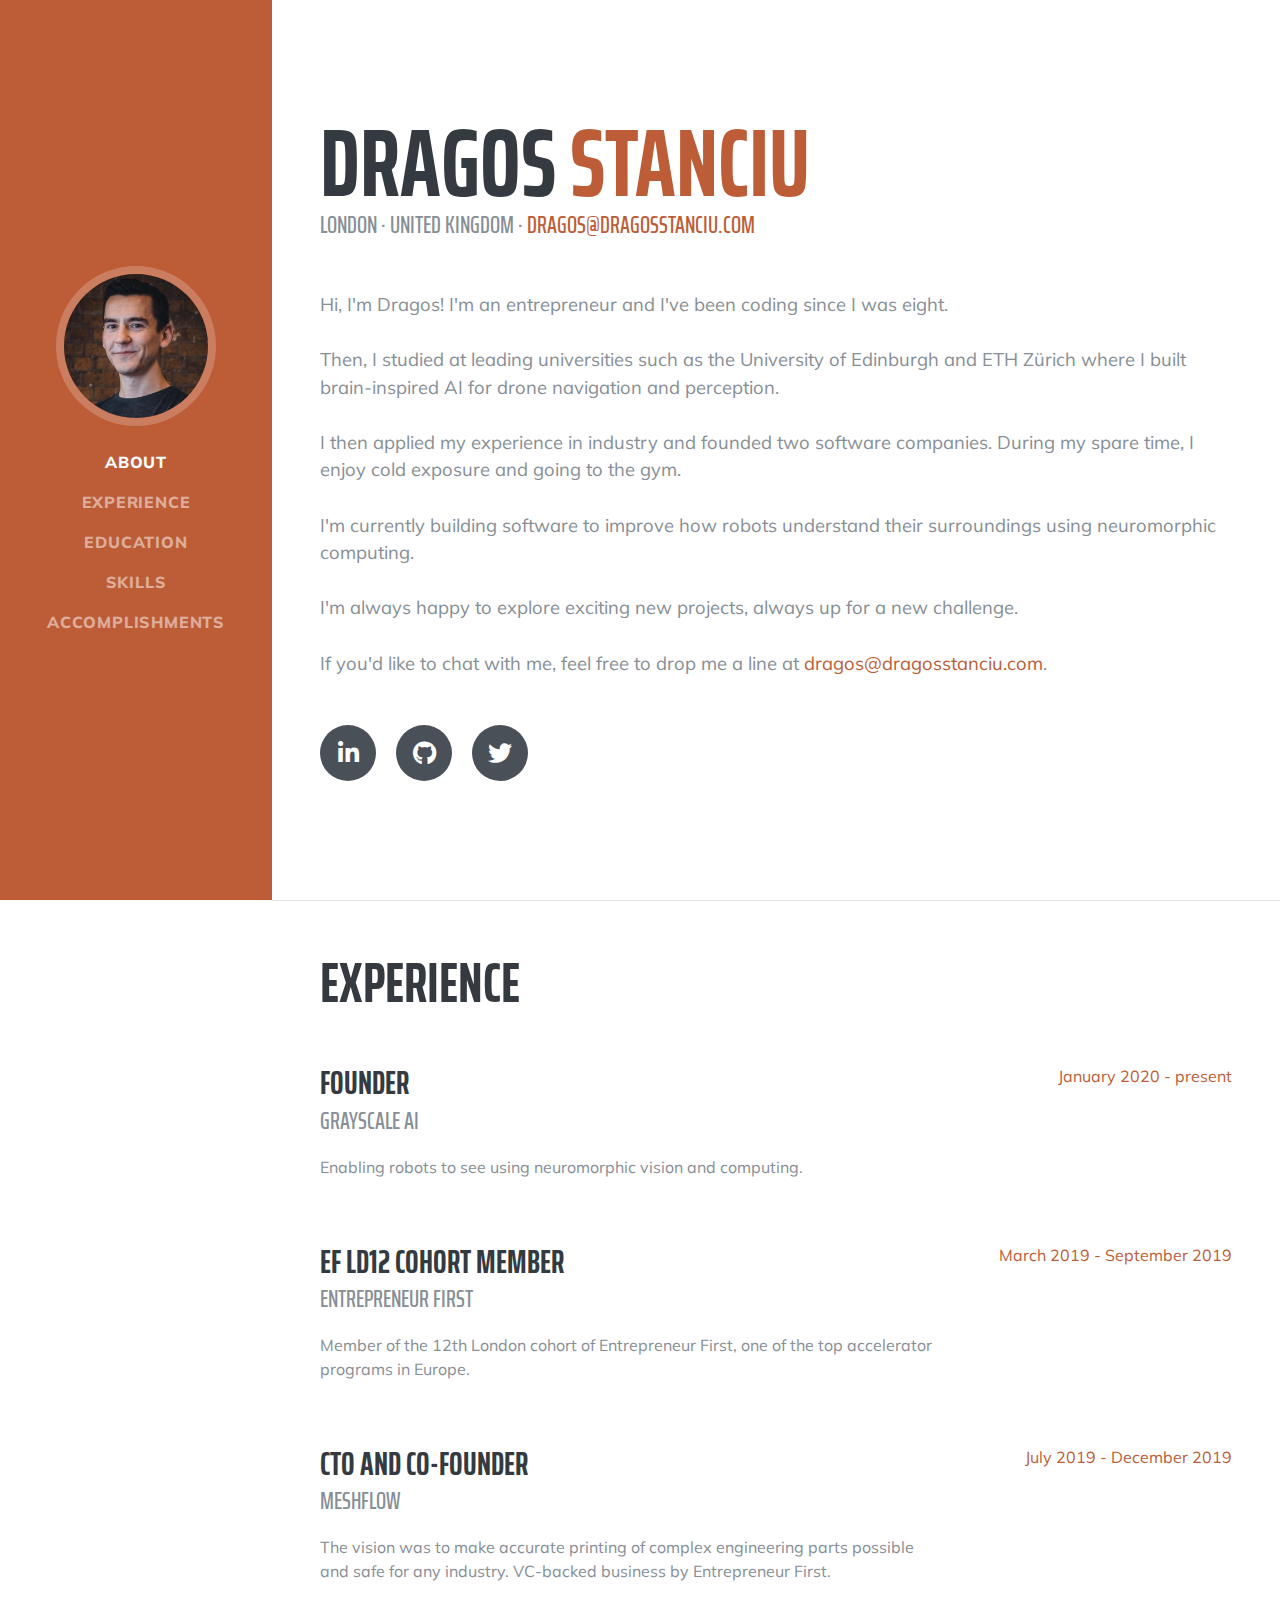
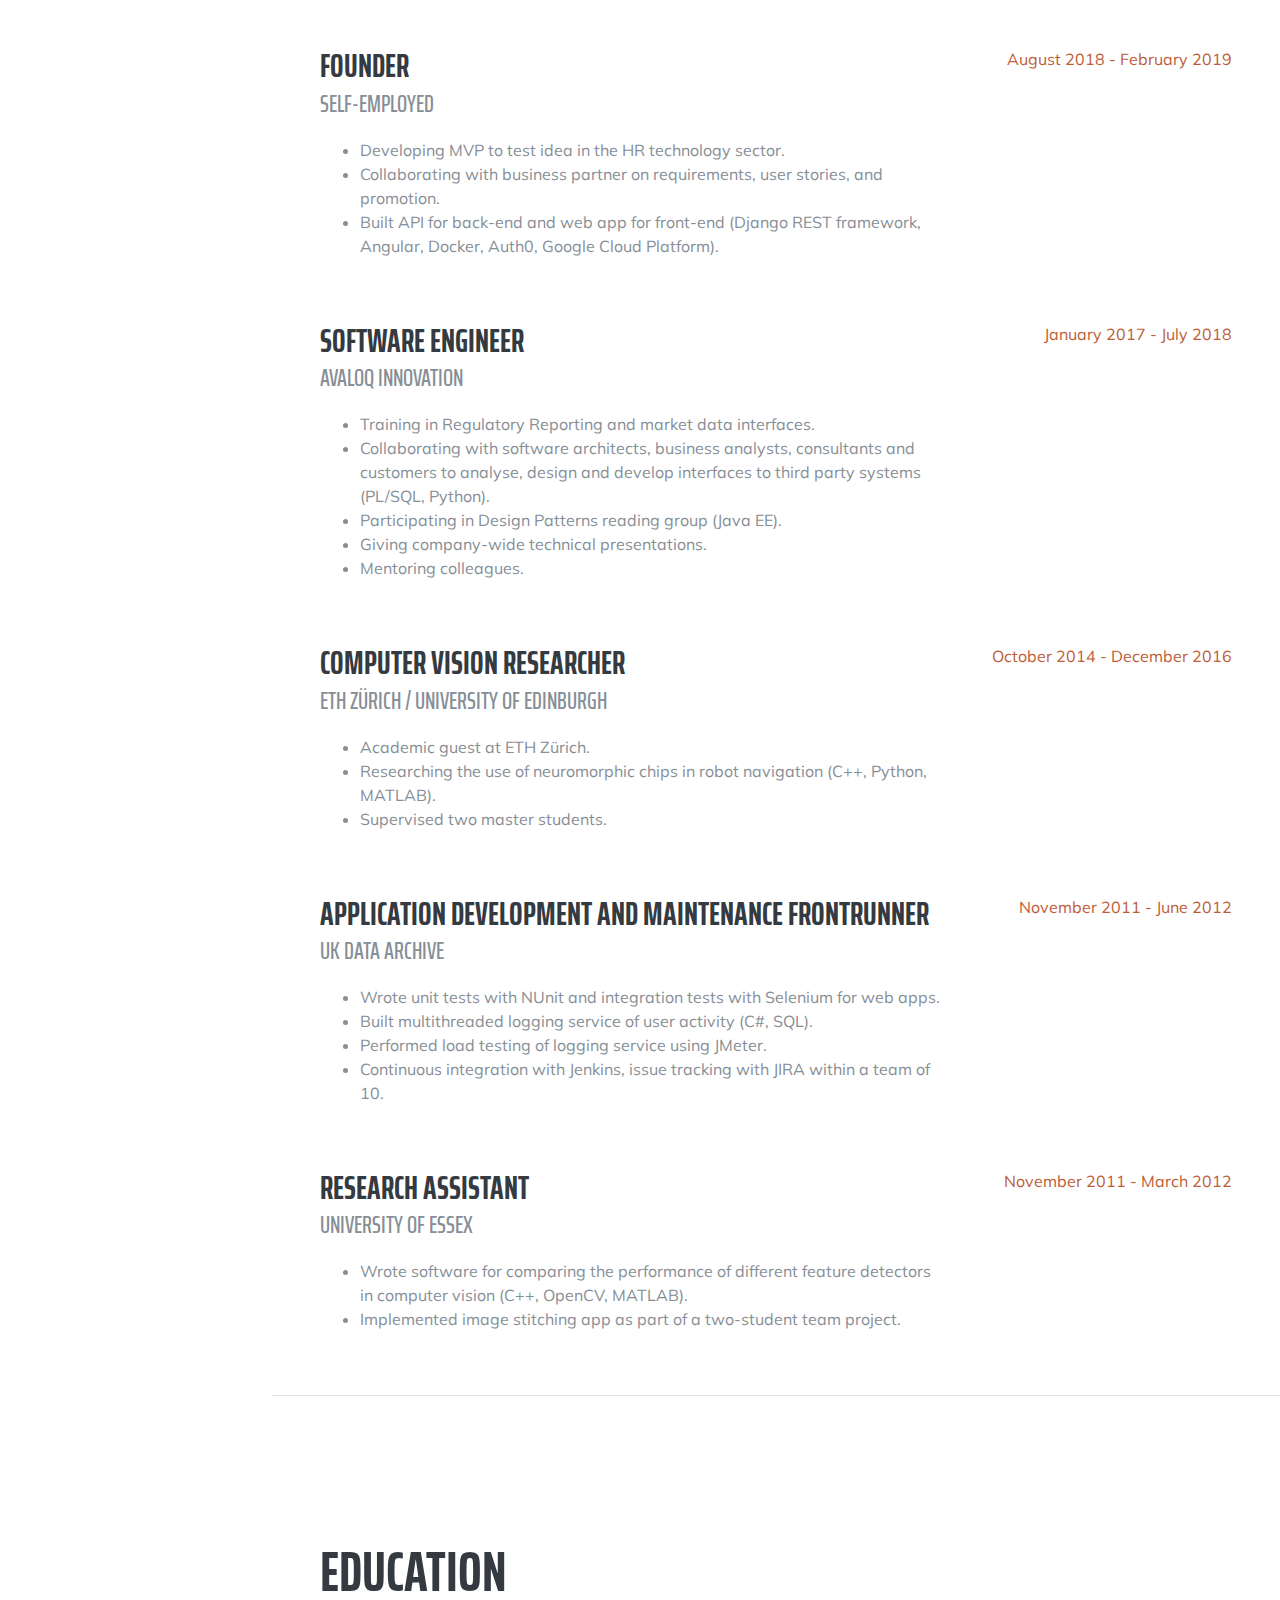
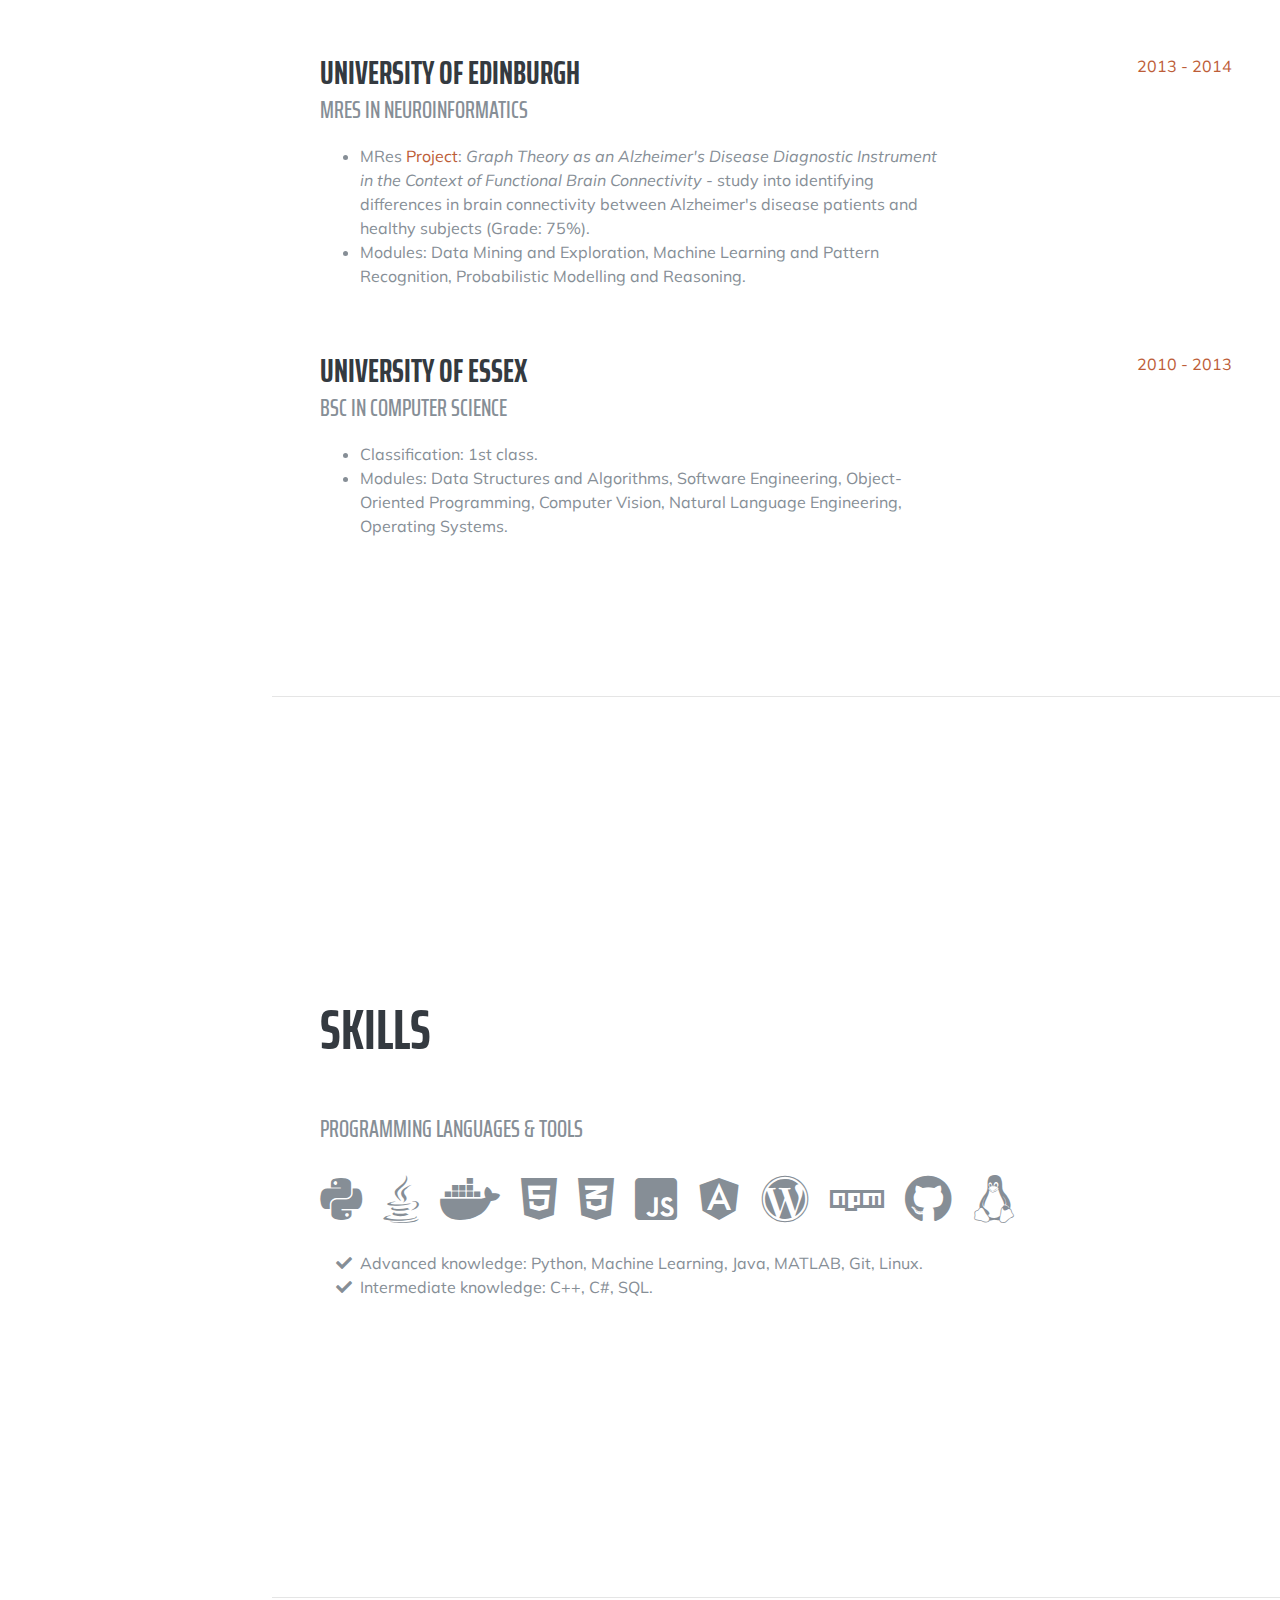
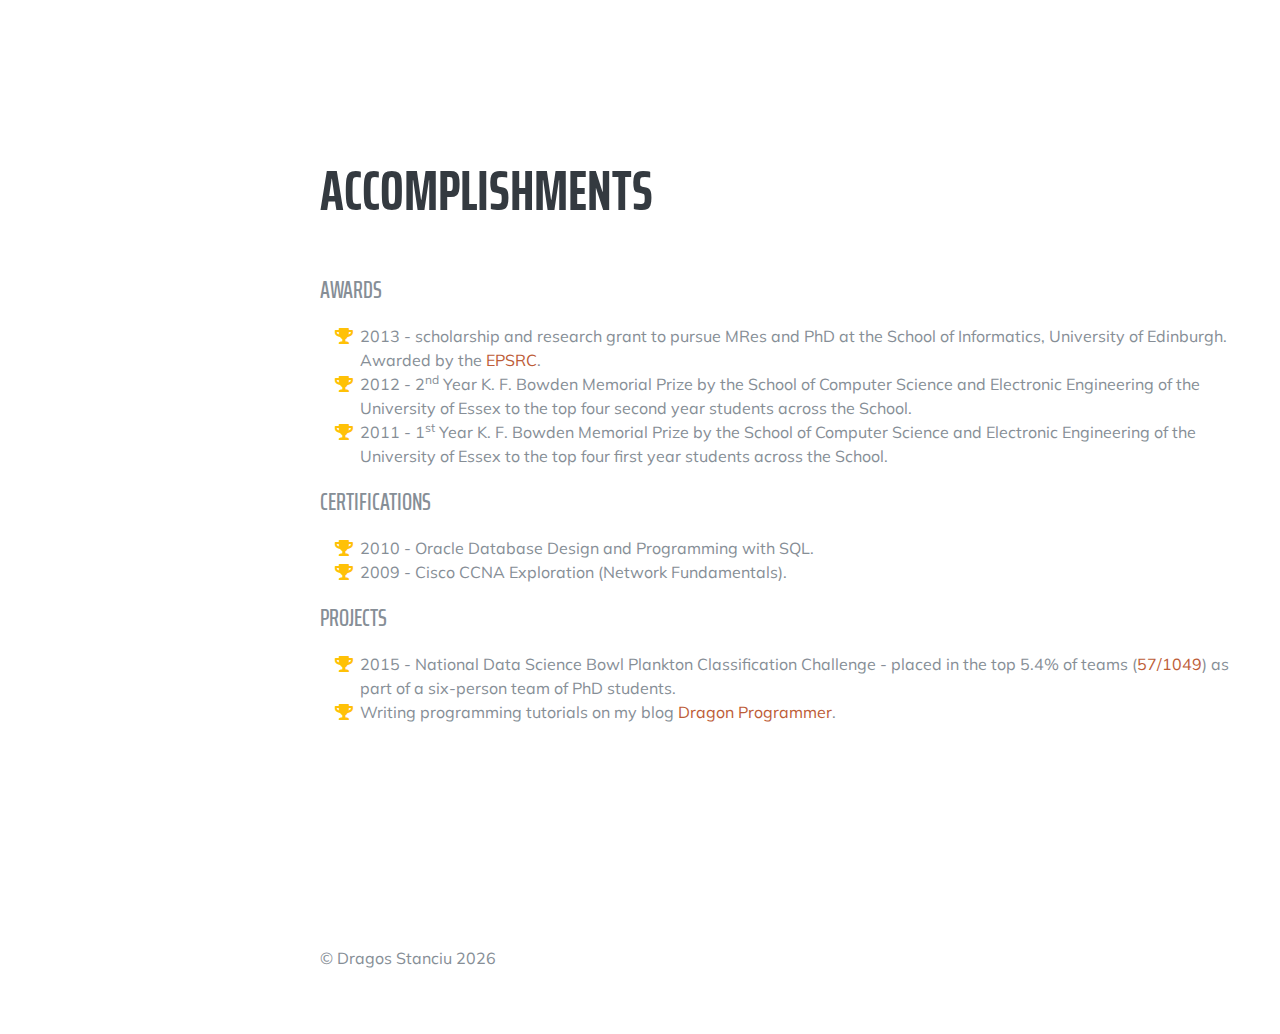
<file: index.html>
<!DOCTYPE html>
<html lang="en">

<head>
  <!-- Global site tag (gtag.js) - Google Analytics -->
  <script async src="https://www.googletagmanager.com/gtag/js?id=UA-158132089-1"></script>
  <script>
    window.dataLayer = window.dataLayer || [];
    function gtag(){dataLayer.push(arguments);}
    gtag('js', new Date());

    gtag('config', 'UA-158132089-1');
  </script>

  <meta charset="utf-8">
  <meta name="viewport" content="width=device-width, initial-scale=1, shrink-to-fit=no">
  <meta name="description" content="Dragos Stanciu's website">
  <meta name="author" content="Dragos Stanciu">

  <title>Dragos Stanciu &ndash; Welcome!</title>

  <!-- Bootstrap core CSS -->
  <link href="vendor/bootstrap/css/bootstrap.min.css" rel="stylesheet">

  <!-- Custom fonts for this template -->
  <link href="https://fonts.googleapis.com/css?family=Saira+Extra+Condensed:500,700" rel="stylesheet">
  <link href="https://fonts.googleapis.com/css?family=Muli:400,400i,800,800i" rel="stylesheet">
  <link href="vendor/fontawesome-free/css/all.min.css" rel="stylesheet">

  <!-- Custom styles for this template -->
  <link href="css/resume.min.css" rel="stylesheet">

  <link rel="icon" href="img/favicon.png" sizes="32x32" />
</head>

<body id="page-top">

  <nav class="navbar navbar-expand-lg navbar-dark bg-primary fixed-top" id="sideNav">
    <a class="navbar-brand js-scroll-trigger" href="#page-top">
      <span class="d-block d-lg-none">Dragos Stanciu</span>
      <span class="d-none d-lg-block">
        <img class="img-fluid img-profile rounded-circle mx-auto mb-2" src="img/profile.jpg" alt="Dragos Stanciu profile">
      </span>
    </a>
    <button class="navbar-toggler" type="button" data-toggle="collapse" data-target="#navbarSupportedContent" aria-controls="navbarSupportedContent" aria-expanded="false" aria-label="Toggle navigation">
      <span class="navbar-toggler-icon"></span>
    </button>
    <div class="collapse navbar-collapse" id="navbarSupportedContent">
      <ul class="navbar-nav">
        <li class="nav-item">
          <a class="nav-link js-scroll-trigger" href="#about">About</a>
        </li>
        <li class="nav-item">
          <a class="nav-link js-scroll-trigger" href="#experience">Experience</a>
        </li>
        <li class="nav-item">
          <a class="nav-link js-scroll-trigger" href="#education">Education</a>
        </li>
        <li class="nav-item">
          <a class="nav-link js-scroll-trigger" href="#skills">Skills</a>
        </li>
        <li class="nav-item">
          <a class="nav-link js-scroll-trigger" href="#accomplishments">Accomplishments</a>
        </li>
      </ul>
    </div>
  </nav>

  <div class="container-fluid p-0">

    <section class="resume-section p-3 p-lg-5 d-flex align-items-center" id="about">
      <div class="w-100">
        <h1 class="mb-0">Dragos
          <span class="text-primary">Stanciu</span>
        </h1>
        <div class="subheading mb-5">London · United Kingdom ·
          <a href="mailto:dragos@dragosstanciu.com">dragos@dragosstanciu.com</a>
        </div>
        <p class="lead mb-5">Hi, I'm Dragos! I'm an entrepreneur and I've been coding since I was eight.<br/><br/>
          Then, I studied at leading universities such as the University of Edinburgh and ETH Zürich where I built brain-inspired AI for drone navigation and perception.<br/><br/>
          I then applied my experience in industry and founded two software companies. During my spare time, I enjoy cold exposure and going to the gym.<br/><br/>
          I'm currently building software to improve how robots understand their surroundings using neuromorphic computing.<br/><br/>
          I'm always happy to explore exciting new projects, always up for a new challenge.<br/><br/>
          If you'd like to chat with me, feel free to drop me a line at <a href="mailto:dragos@dragosstanciu.com">dragos@dragosstanciu.com</a>.</p>
        <div class="social-icons">
          <a href="https://www.linkedin.com/in/dragosstanciu/">
            <i class="fab fa-linkedin-in"></i>
          </a>
          <a href="https://github.com/dnstanciu">
            <i class="fab fa-github"></i>
          </a>
          <a href="https://twitter.com/dnstanciu">
            <i class="fab fa-twitter"></i>
          </a>
        </div>
      </div>
    </section>

    <hr class="m-0">

    <section class="resume-section p-3 p-lg-5 d-flex justify-content-center" id="experience">
      <div class="w-100">
        <h2 class="mb-5">Experience</h2>

        <div class="resume-item d-flex flex-column flex-md-row justify-content-between mb-5">
          <div class="resume-content">
            <h3 class="mb-0">Founder</h3>
            <div class="subheading mb-3">Grayscale AI</div>
            <p>Enabling robots to see using neuromorphic vision and computing.</p>
          </div>
          <div class="resume-date text-md-right">
            <span class="text-primary">January 2020 - present</span>
          </div>
        </div>

        <div class="resume-item d-flex flex-column flex-md-row justify-content-between mb-5">
          <div class="resume-content">
            <h3 class="mb-0">EF LD12 Cohort Member</h3>
            <div class="subheading mb-3">Entrepreneur First</div>
            <p>Member of the 12th London cohort of Entrepreneur First, one of the top accelerator programs in Europe.</p>
          </div>
          <div class="resume-date text-md-right">
            <span class="text-primary">March 2019 - September 2019</span>
          </div>
        </div>

        <div class="resume-item d-flex flex-column flex-md-row justify-content-between mb-5">
          <div class="resume-content">
            <h3 class="mb-0">CTO and Co-founder</h3>
            <div class="subheading mb-3">MeshFlow</div>
            <p>The vision was to make accurate printing of complex engineering parts possible and safe for any industry. VC-backed business by Entrepreneur First.</p>
          </div>
          <div class="resume-date text-md-right">
            <span class="text-primary">July 2019 - December 2019</span>
          </div>
        </div>

        <div class="resume-item d-flex flex-column flex-md-row justify-content-between mb-5">
          <div class="resume-content">
            <h3 class="mb-0">Founder</h3>
            <div class="subheading mb-3">Self-employed</div>
            <p>
              <ul>
                <li>Developing MVP to test idea in the HR technology sector.</li>
                <li>Collaborating with business partner on requirements, user stories, and promotion.</li>
                <li>Built API for back-end and web app for front-end (Django REST framework, Angular, Docker, Auth0, Google Cloud Platform).</li>
              </ul>
            </p>
          </div>
          <div class="resume-date text-md-right">
            <span class="text-primary">August 2018 - February 2019</span>
          </div>
        </div>

        <div class="resume-item d-flex flex-column flex-md-row justify-content-between mb-5">
          <div class="resume-content">
            <h3 class="mb-0">Software Engineer</h3>
            <div class="subheading mb-3">Avaloq Innovation</div>
            <p>
              <ul>
                <li>Training in Regulatory Reporting and market data interfaces.</li>
                <li>Collaborating with software architects, business analysts, consultants and customers to analyse, design and develop interfaces to third party systems (PL/SQL, Python).</li>
                <li>Participating in Design Patterns reading group (Java EE).</li>
                <li>Giving company-wide technical presentations.</li>
                <li>Mentoring colleagues.</li>
              </ul>
            </p>
          </div>
          <div class="resume-date text-md-right">
            <span class="text-primary">January 2017 - July 2018</span>
          </div>
        </div>

        <div class="resume-item d-flex flex-column flex-md-row justify-content-between mb-5">
          <div class="resume-content">
            <h3 class="mb-0">Computer Vision Researcher</h3>
            <div class="subheading mb-3">ETH Zürich / University of Edinburgh</div>
            <p>
              <ul>
                <li>Academic guest at ETH Zürich.</li>
                <li>Researching the use of neuromorphic chips in robot navigation (C++, Python, MATLAB).</li>
                <li>Supervised two master students.</li>
              </ul>
            </p>
          </div>
          <div class="resume-date text-md-right">
            <span class="text-primary">October 2014 - December 2016</span>
          </div>
        </div>

        <div class="resume-item d-flex flex-column flex-md-row justify-content-between mb-5">
          <div class="resume-content">
            <h3 class="mb-0">Application Development and Maintenance Frontrunner</h3>
            <div class="subheading mb-3">UK Data Archive</div>
            <p>
              <ul>
                <li>Wrote unit tests with NUnit and integration tests with Selenium for web apps.</li>
                <li>Built multithreaded logging service of user activity (C#, SQL).</li>
                <li>Performed load testing of logging service using JMeter.</li>
                <li>Continuous integration with Jenkins, issue tracking with JIRA within a team of 10.</li>
              </ul>
            </p>
          </div>
          <div class="resume-date text-md-right">
            <span class="text-primary">November 2011 - June 2012</span>
          </div>
        </div>

        <div class="resume-item d-flex flex-column flex-md-row justify-content-between">
          <div class="resume-content">
            <h3 class="mb-0">Research Assistant</h3>
            <div class="subheading mb-3">University of Essex</div>
            <p>
              <ul>
                <li>Wrote software for comparing the performance of different feature detectors in computer vision (C++, OpenCV, MATLAB).</li>
                <li>Implemented image stitching app as part of a two-student team project.</li>
              </ul>
            </p>
          </div>
          <div class="resume-date text-md-right">
            <span class="text-primary">November 2011 - March 2012</span>
          </div>
        </div>

      </div>

    </section>

    <hr class="m-0">

    <section class="resume-section p-3 p-lg-5 d-flex align-items-center" id="education">
      <div class="w-100">
        <h2 class="mb-5">Education</h2>

        <div class="resume-item d-flex flex-column flex-md-row justify-content-between mb-5">
          <div class="resume-content">
            <h3 class="mb-0">University of Edinburgh</h3>
            <div class="subheading mb-3">MRes in Neuroinformatics</div>
            <p>
              <ul>
                <li>MRes <a href="https://github.com/dnstanciu/masters-project/">Project</a>: <em>Graph Theory as an Alzheimer's Disease Diagnostic Instrument in the Context of Functional Brain Connectivity</em> - study into identifying differences in brain connectivity between Alzheimer's disease patients and healthy subjects (Grade: 75%).</li>
                <li>Modules: Data Mining and Exploration, Machine Learning and Pattern Recognition, Probabilistic Modelling and Reasoning.</li>
              </ul>
            </p>
          </div>
          <div class="resume-date text-md-right">
            <span class="text-primary">2013 - 2014</span>
          </div>
        </div>

        <div class="resume-item d-flex flex-column flex-md-row justify-content-between">
          <div class="resume-content">
            <h3 class="mb-0">University of Essex</h3>
            <div class="subheading mb-3">BSc in Computer Science</div>
            <p>
              <ul>
                <li>Classification: 1st class.</li>
                <li>Modules: Data Structures and Algorithms, Software Engineering, Object-Oriented Programming, Computer Vision, Natural Language Engineering, Operating Systems.</li>
              </ul>
            </p>
          </div>
          <div class="resume-date text-md-right">
            <span class="text-primary">2010 - 2013</span>
          </div>
        </div>

      </div>
    </section>

    <hr class="m-0">

    <section class="resume-section p-3 p-lg-5 d-flex align-items-center" id="skills">
      <div class="w-100">
        <h2 class="mb-5">Skills</h2>

        <div class="subheading mb-3">Programming Languages &amp; Tools</div>
        <ul class="list-inline dev-icons">
          <li class="list-inline-item">
            <i class="fab fa-python"></i>
          </li>
          <li class="list-inline-item">
            <i class="fab fa-java"></i>
          </li>
          <li class="list-inline-item">
            <i class="fab fa-docker"></i>
          </li>
          <li class="list-inline-item">
            <i class="fab fa-html5"></i>
          </li>
          <li class="list-inline-item">
            <i class="fab fa-css3-alt"></i>
          </li>
          <li class="list-inline-item">
            <i class="fab fa-js-square"></i>
          </li>
          <li class="list-inline-item">
            <i class="fab fa-angular"></i>
          </li>
          <li class="list-inline-item">
            <i class="fab fa-wordpress"></i>
          </li>
          <li class="list-inline-item">
            <i class="fab fa-npm"></i>
          </li>
          <li class="list-inline-item">
            <i class="fab fa-github"></i>
          </li>
          <li class="list-inline-item">
            <i class="fab fa-linux"></i>
          </li>
        </ul>

        <ul class="fa-ul mb-0">
          <li><i class="fa-li fa fa-check"></i>Advanced knowledge: Python, Machine Learning, Java, MATLAB, Git, Linux.</li>
          <li><i class="fa-li fa fa-check"></i>Intermediate knowledge: C++, C#, SQL.</li>
        </ul>

      </div>
    </section>

    <hr class="m-0">

    <section class="resume-section p-3 p-lg-5 d-flex align-items-center" id="accomplishments">
      <div class="w-100">
        <h2 class="mb-5">Accomplishments</h2>

        <div class="subheading mb-3">Awards</div>
        <p>
        <ul class="fa-ul mb-0">
          <li>
            <i class="fa-li fa fa-trophy text-warning"></i>
            2013 - scholarship and research grant to pursue MRes and PhD at the School of Informatics, University of Edinburgh. Awarded by the <a href="https://epsrc.ukri.org/">EPSRC</a>.</li>
          <li>
            <i class="fa-li fa fa-trophy text-warning"></i>
            2012 - 2<sup>nd</sup>
            Year K. F. Bowden Memorial Prize by the School of Computer Science and Electronic Engineering of the University of Essex to the top four second year students across the School.</li>
          <li>
            <i class="fa-li fa fa-trophy text-warning"></i>
            2011 - 1<sup>st</sup>
            Year K. F. Bowden Memorial Prize by the School of Computer Science and Electronic Engineering of the University of Essex to the top four first year students across the School.</li>
        </ul>
        </p>

        <div class="subheading mb-3">Certifications</div>
        <p>
          <ul class="fa-ul mb-0">
            <li>
              <i class="fa-li fa fa-trophy text-warning"></i>
              2010 - Oracle Database Design and Programming with SQL.</li>
            <li>
              <i class="fa-li fa fa-trophy text-warning"></i>
              2009 - Cisco CCNA Exploration (Network Fundamentals).</li>
          </ul>
        </p>

        <div class="subheading mb-3">Projects</div>
        <p>
          <ul class="fa-ul mb-0">
            <li>
              <i class="fa-li fa fa-trophy text-warning"></i>
              2015 - National Data Science Bowl Plankton Classification Challenge - placed in the top 5.4% of teams (<a href="https://www.kaggle.com/c/datasciencebowl/leaderboard/private#team-134151">57/1049</a>) as part of a six-person team of PhD students.</li>
            <li>
              <i class="fa-li fa fa-trophy text-warning"></i>
              Writing programming tutorials on my blog <a href="https://dragonprogrammer.com/">Dragon Programmer</a>.</li>
          </ul>
        </p>

      </div>

    </section>

    <footer class="p-3 p-lg-5 d-flex align-items-center">
      <p>
        &copy; Dragos Stanciu <script>document.write( new Date().getFullYear() );</script>
      </p>
    </footer>

  </div>

  <!-- Bootstrap core JavaScript -->
  <script src="vendor/jquery/jquery.min.js"></script>
  <script src="vendor/bootstrap/js/bootstrap.bundle.min.js"></script>

  <!-- Plugin JavaScript -->
  <script src="vendor/jquery-easing/jquery.easing.min.js"></script>

  <!-- Custom scripts for this template -->
  <script src="js/resume.min.js"></script>

</body>

</html>
</file>
<file: css/resume.min.css>
/*!
 * Start Bootstrap - Resume v5.0.8 (https://startbootstrap.com/template-overviews/resume)
 * Copyright 2013-2019 Start Bootstrap
 * Licensed under MIT (https://github.com/BlackrockDigital/startbootstrap-resume/blob/master/LICENSE)
 */body{font-family:Muli,-apple-system,BlinkMacSystemFont,'Segoe UI',Roboto,'Helvetica Neue',Arial,sans-serif,'Apple Color Emoji','Segoe UI Emoji','Segoe UI Symbol','Noto Color Emoji';padding-top:54px;color:#868e96}@media (min-width:992px){body{padding-top:0;padding-left:17rem}}h1,h2,h3,h4,h5,h6{font-family:'Saira Extra Condensed',-apple-system,BlinkMacSystemFont,'Segoe UI',Roboto,'Helvetica Neue',Arial,sans-serif,'Apple Color Emoji','Segoe UI Emoji','Segoe UI Symbol','Noto Color Emoji';font-weight:700;text-transform:uppercase;color:#343a40}h1{font-size:6rem;line-height:5.5rem}h2{font-size:3.5rem}h3{font-size:2rem}p.lead{font-size:1.15rem;font-weight:400}.subheading{text-transform:uppercase;font-weight:500;font-family:'Saira Extra Condensed',-apple-system,BlinkMacSystemFont,'Segoe UI',Roboto,'Helvetica Neue',Arial,sans-serif,'Apple Color Emoji','Segoe UI Emoji','Segoe UI Symbol','Noto Color Emoji';font-size:1.5rem}.social-icons a{display:inline-block;height:3.5rem;width:3.5rem;background-color:#495057;color:#fff!important;border-radius:100%;text-align:center;font-size:1.5rem;line-height:3.5rem;margin-right:1rem}.social-icons a:last-child{margin-right:0}.social-icons a:hover{background-color:#bd5d38}.dev-icons{font-size:3rem}.dev-icons .list-inline-item i:hover{color:#bd5d38}#sideNav .navbar-nav .nav-item .nav-link{font-weight:800;letter-spacing:.05rem;text-transform:uppercase}#sideNav .navbar-toggler:focus{outline-color:#d48a6e}@media (min-width:992px){#sideNav{text-align:center;position:fixed;top:0;left:0;display:flex;flex-direction:column;width:17rem;height:100vh}#sideNav .navbar-brand{display:flex;margin:auto auto 0;padding:.5rem}#sideNav .navbar-brand .img-profile{max-width:10rem;max-height:10rem;border:.5rem solid rgba(255,255,255,.2)}#sideNav .navbar-collapse{display:flex;align-items:flex-start;flex-grow:0;width:100%;margin-bottom:auto}#sideNav .navbar-collapse .navbar-nav{flex-direction:column;width:100%}#sideNav .navbar-collapse .navbar-nav .nav-item{display:block}#sideNav .navbar-collapse .navbar-nav .nav-item .nav-link{display:block}}section.resume-section{padding-top:5rem!important;padding-bottom:5rem!important;max-width:75rem}section.resume-section .resume-item .resume-date{min-width:none}@media (min-width:768px){section.resume-section{min-height:100vh}section.resume-section .resume-item .resume-date{min-width:18rem}}@media (min-width:992px){section.resume-section{padding-top:3rem!important;padding-bottom:3rem!important}}.bg-primary{background-color:#bd5d38!important}.text-primary{color:#bd5d38!important}a{color:#bd5d38}a:active,a:focus,a:hover{color:#824027}
</file>
